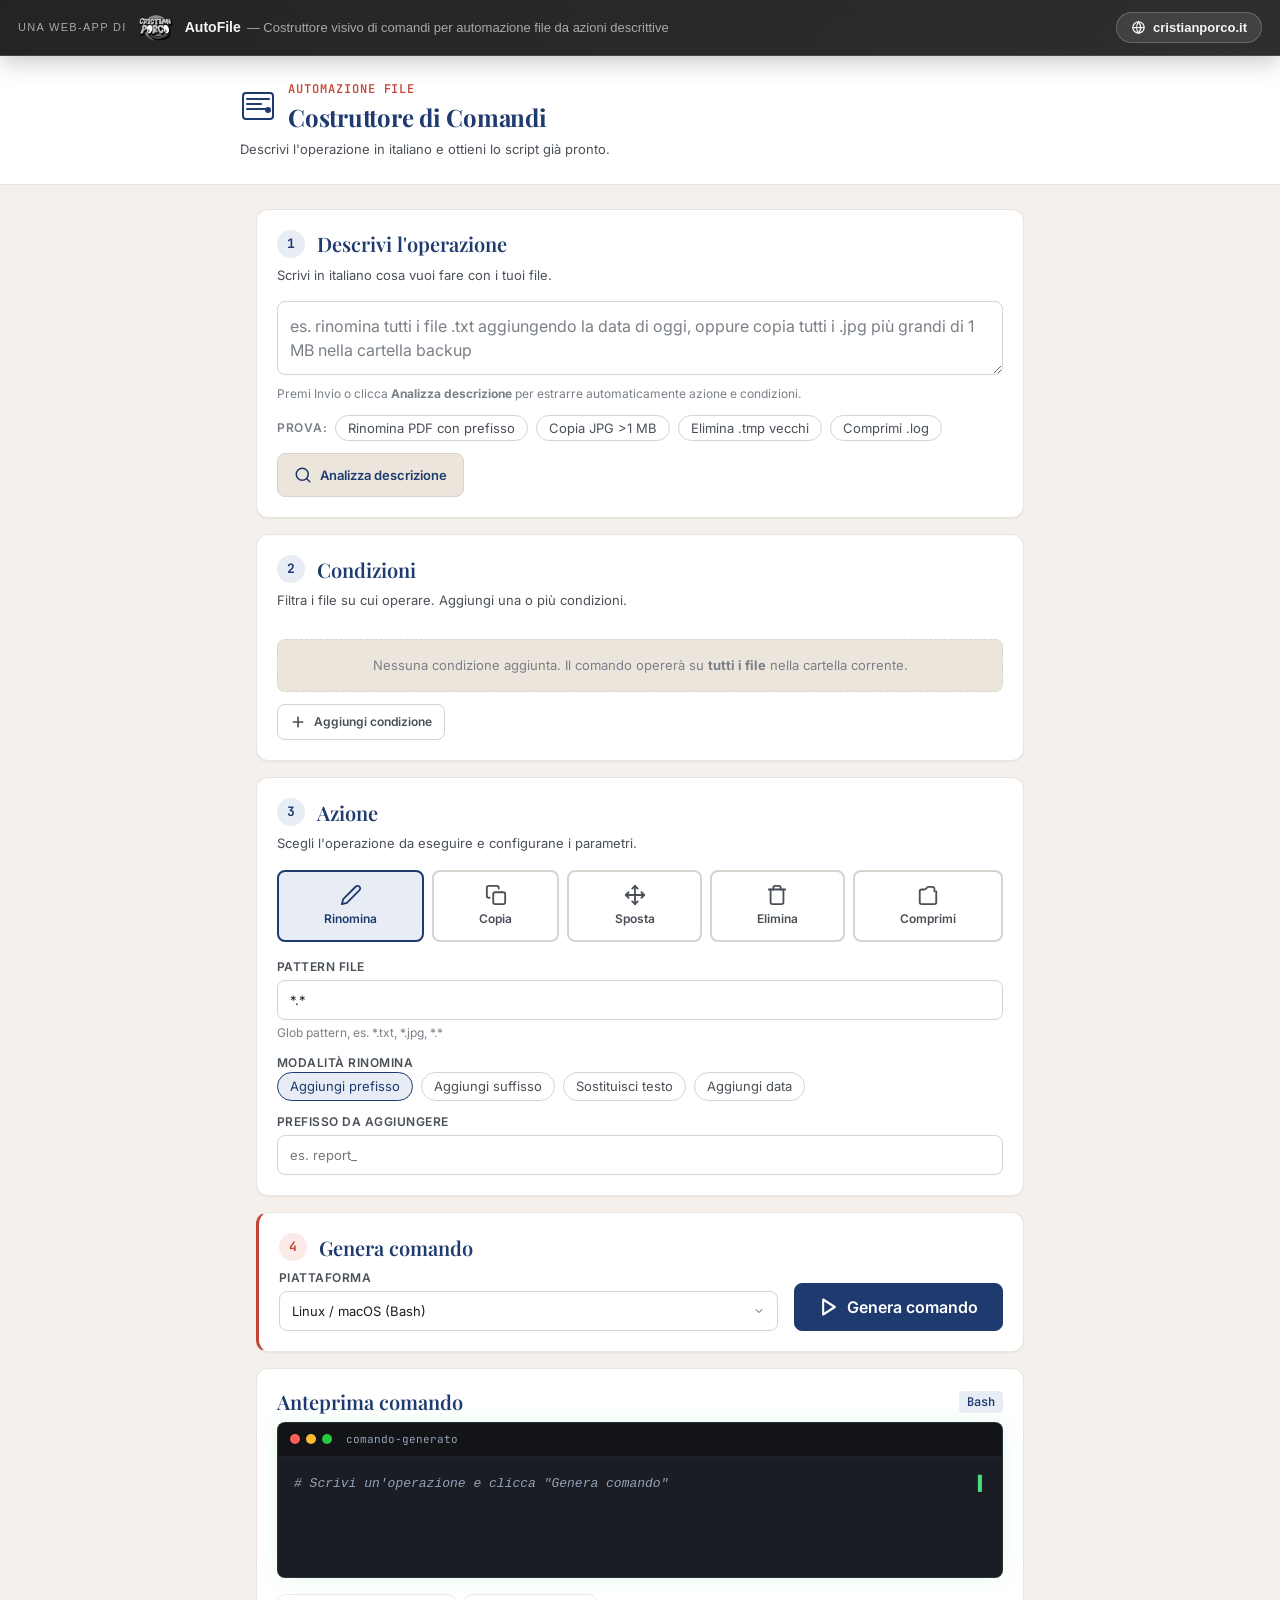
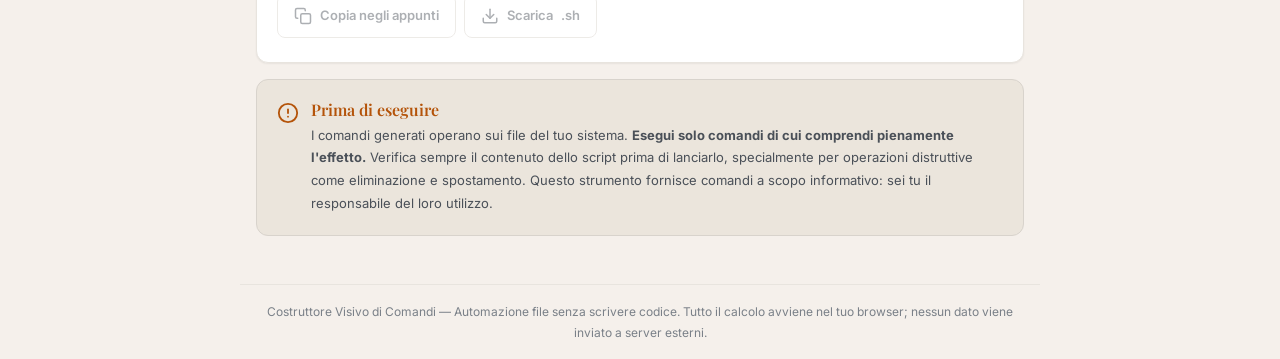
<file: index.html>
<!DOCTYPE html>
<html lang="it">
<head>
  <meta charset="UTF-8">
  <meta name="viewport" content="width=device-width, initial-scale=1.0">
  <title>Costruttore Visivo di Comandi — Automazione File da descrizioni in italiano</title>
  <meta name="description" content="Costruisci visivamente comandi per automatizzare operazioni su file — rinomina, copia, sposta, elimina, comprimi — partendo da descrizioni in italiano. Genera script .bat, .ps1, .sh da eseguire.">
  <meta property="og:title" content="Costruttore Visivo di Comandi — Automazione File">
  <meta property="og:description" content="Scrivi cosa vuoi fare in italiano e ottieni il comando già pronto. Rinomina, copia, sposta, elimina, comprimi file con condizioni visive. Nessuna API esterna.">
  <meta property="og:type" content="website">
  <link rel="preconnect" href="https://fonts.googleapis.com">
  <link rel="preconnect" href="https://fonts.gstatic.com" crossorigin>
  <link href="https://fonts.googleapis.com/css2?family=Playfair+Display:ital,wght@0,500;0,700;1,500&family=Inter:opsz,wght@14..32,400;14..32,500;14..32,600;14..32,700&family=JetBrains+Mono:wght@400;500;700&display=swap" rel="stylesheet">
  <link rel="stylesheet" href="styles.css">
  <base href="./">
  <script type="application/ld+json">
  {
    "@context": "https://schema.org",
    "@type": "WebApplication",
    "name": "Costruttore Visivo di Comandi",
    "description": "Strumento per costruire visivamente comandi di automazione file da descrizioni in italiano.",
    "applicationCategory": "UtilityApplication",
    "operatingSystem": "Windows, Linux, macOS",
    "inLanguage": "it"
  }
  </script>
</head>
<body>
<style>
  /* Reserve space for the fixed bar so the app's content starts below it. */
  body { padding-top: 56px !important; }
  .cp-brandbar {
    /* Fixed to the VIEWPORT so it spans edge-to-edge and stays on top no matter
       how the host app lays out its body (flex/grid-centered, containers, etc.). */
    position: fixed;
    top: 0;
    left: 0;
    right: 0;
    height: 56px;
    box-sizing: border-box;
    z-index: 2147483000;
    display: flex;
    align-items: center;
    justify-content: space-between;
    gap: 12px;
    padding: 0 18px;
    font-family: -apple-system, BlinkMacSystemFont, "SF Pro Display", "Segoe UI", Roboto, sans-serif;
    line-height: 1.2;
    color: rgba(255, 255, 255, 0.95);
    background: linear-gradient(135deg, rgba(17, 17, 19, 0.92) 0%, rgba(28, 28, 30, 0.92) 100%);
    -webkit-backdrop-filter: blur(14px) saturate(160%);
    backdrop-filter: blur(14px) saturate(160%);
    border-bottom: 1px solid rgba(255, 255, 255, 0.14);
    box-shadow: 0 6px 24px rgba(0, 0, 0, 0.22);
  }
  .cp-brandbar * { box-sizing: border-box; }
  .cp-brandbar .cp-left { display: flex; align-items: center; gap: 12px; min-width: 0; }
  .cp-brandbar .cp-eyebrow {
    font-size: 11px;
    letter-spacing: 0.12em;
    text-transform: uppercase;
    color: rgba(255, 255, 255, 0.6);
    white-space: nowrap;
    margin: 0;
  }
  .cp-brandbar .cp-logo { height: 34px; width: auto; display: block; }
  .cp-brandbar .cp-app-label {
    display: inline-flex;
    align-items: baseline;
    gap: 6px;
    min-width: 0;
    white-space: nowrap;
    overflow: hidden;
    text-overflow: ellipsis;
    max-width: 38vw;
  }
  .cp-brandbar .cp-app-nick {
    font-size: 14px;
    font-weight: 700;
    color: rgba(255, 255, 255, 0.95);
    white-space: nowrap;
    flex: none;
  }
  .cp-brandbar .cp-app-title {
    font-size: 13px;
    font-weight: 500;
    color: rgba(255, 255, 255, 0.6);
    white-space: nowrap;
    overflow: hidden;
    text-overflow: ellipsis;
  }
  .cp-brandbar .cp-site {
    display: inline-flex;
    align-items: center;
    gap: 7px;
    text-decoration: none;
    color: rgba(255, 255, 255, 0.95);
    font-size: 13px;
    font-weight: 600;
    padding: 7px 14px;
    border-radius: 50px;
    background: rgba(255, 255, 255, 0.1);
    border: 1px solid rgba(255, 255, 255, 0.2);
    transition: background 0.2s ease, border-color 0.2s ease;
    white-space: nowrap;
  }
  .cp-brandbar .cp-site:hover { background: rgba(255, 255, 255, 0.16); border-color: rgba(255, 255, 255, 0.4); }
  .cp-brandbar .cp-site svg { width: 15px; height: 15px; }
  @media (max-width: 560px) {
    .cp-brandbar .cp-eyebrow, .cp-brandbar .cp-app-title { display: none; }
    .cp-brandbar .cp-logo { height: 30px; }
    .cp-brandbar { padding: 0 12px; }
  }
</style>
<header class="cp-brandbar" role="banner">
  <div class="cp-left">
    <span class="cp-eyebrow">Una web-app di</span>
    <img class="cp-logo" src="[data-uri]" alt="Cristian Porco" />
    <span class="cp-app-label"><span class="cp-app-nick">AutoFile</span><span class="cp-app-title">— Costruttore visivo di comandi per automazione file da azioni descrittive</span></span>
  </div>
  <a class="cp-site" href="https://cristianporco.it" target="_blank" rel="noopener noreferrer"
     aria-label="Vai a cristianporco.it"><svg viewBox="0 0 24 24" fill="none" stroke="currentColor" stroke-width="2" stroke-linecap="round" stroke-linejoin="round" aria-hidden="true"><circle cx="12" cy="12" r="9"></circle><path d="M3 12h18"></path><path d="M12 3a15 15 0 0 1 0 18 15 15 0 0 1 0-18z"></path></svg><span>cristianporco.it</span></a>
</header>

  <a href="#main-content" class="skip-link">Salta al contenuto principale</a>

  <header class="site-header" role="banner">
    <div class="header-inner">
      <div class="logo-area">
        <svg class="logo-icon" width="36" height="36" viewBox="0 0 36 36" fill="none" aria-hidden="true" stroke="currentColor" stroke-width="2" stroke-linecap="round" stroke-linejoin="round">
          <rect x="3" y="5" width="30" height="26" rx="3"/>
          <path d="M7 11h22"/>
          <path d="M7 16h14"/>
          <path d="M7 21h18"/>
          <circle cx="28" cy="22" r="3" fill="currentColor" stroke="none"/>
        </svg>
        <div>
          <p class="logo-eyebrow">Automazione File</p>
          <h1 class="logo-title">Costruttore di Comandi</h1>
        </div>
      </div>
      <p class="header-tagline">Descrivi l'operazione in italiano e ottieni lo script già pronto.</p>
    </div>
  </header>

  <main id="main-content" role="main">
    <!-- Sezione 1: Descrizione -->
    <section class="card" aria-labelledby="sec-desc-title">
      <div class="card-header">
        <span class="step-badge" aria-hidden="true">1</span>
        <h2 id="sec-desc-title" class="card-title">Descrivi l'operazione</h2>
      </div>
      <p class="card-subtitle">Scrivi in italiano cosa vuoi fare con i tuoi file.</p>
      <div class="desc-input-wrap">
        <label for="desc-input" class="sr-only">Descrizione dell'operazione desiderata</label>
        <textarea id="desc-input" class="desc-textarea" rows="2" placeholder="es. rinomina tutti i file .txt aggiungendo la data di oggi, oppure copia tutti i .jpg più grandi di 1 MB nella cartella backup" aria-describedby="desc-hint"></textarea>
        <div id="desc-hint" class="hint-text">Premi Invio o clicca <strong>Analizza descrizione</strong> per estrarre automaticamente azione e condizioni.</div>
      </div>
      <div class="chip-row" role="group" aria-label="Esempi rapidi">
        <span class="chip-label">Prova:</span>
        <button type="button" class="chip" data-example="rinomina tutti i file .pdf aggiungendo report_ all'inizio">Rinomina PDF con prefisso</button>
        <button type="button" class="chip" data-example="copia tutti i file .jpg più grandi di 1 MB nella cartella backup">Copia JPG &gt;1 MB</button>
        <button type="button" class="chip" data-example="elimina tutti i file .tmp modificati più di 7 giorni fa">Elimina .tmp vecchi</button>
        <button type="button" class="chip" data-example="comprimi tutti i file .log in archivio.zip">Comprimi .log</button>
      </div>
      <button type="button" id="btn-analyze" class="btn btn-secondary">
        <svg width="18" height="18" viewBox="0 0 24 24" fill="none" stroke="currentColor" stroke-width="2" stroke-linecap="round" stroke-linejoin="round" aria-hidden="true"><circle cx="11" cy="11" r="8"/><path d="m21 21-4.3-4.3"/></svg>
        Analizza descrizione
      </button>
    </section>

    <!-- Sezione 2: Condizioni -->
    <section class="card" aria-labelledby="sec-cond-title">
      <div class="card-header">
        <span class="step-badge" aria-hidden="true">2</span>
        <h2 id="sec-cond-title" class="card-title">Condizioni</h2>
      </div>
      <p class="card-subtitle">Filtra i file su cui operare. Aggiungi una o più condizioni.</p>
      <div id="conditions-container" class="conditions-list" role="list" aria-label="Elenco condizioni">
        <!-- Dynamic condition cards -->
      </div>
      <div class="cond-empty" id="cond-empty">
        <p>Nessuna condizione aggiunta. Il comando opererà su <strong>tutti i file</strong> nella cartella corrente.</p>
      </div>
      <button type="button" id="btn-add-condition" class="btn btn-outline btn-sm">
        <svg width="16" height="16" viewBox="0 0 24 24" fill="none" stroke="currentColor" stroke-width="2.5" stroke-linecap="round" stroke-linejoin="round" aria-hidden="true"><line x1="12" y1="5" x2="12" y2="19"/><line x1="5" y1="12" x2="19" y2="12"/></svg>
        Aggiungi condizione
      </button>
    </section>

    <!-- Sezione 3: Azione -->
    <section class="card" aria-labelledby="sec-action-title">
      <div class="card-header">
        <span class="step-badge" aria-hidden="true">3</span>
        <h2 id="sec-action-title" class="card-title">Azione</h2>
      </div>
      <p class="card-subtitle">Scegli l'operazione da eseguire e configurane i parametri.</p>
      <fieldset class="action-radio-group">
        <legend class="sr-only">Tipo di azione</legend>
        <div class="action-options">
          <label class="action-option" id="lbl-rename">
            <input type="radio" name="action" value="rename" checked>
            <span class="action-option-content">
              <svg width="22" height="22" viewBox="0 0 24 24" fill="none" stroke="currentColor" stroke-width="2" stroke-linecap="round" stroke-linejoin="round" aria-hidden="true"><path d="M17 3a2.85 2.83 0 1 1 4 4L7.5 20.5 2 22l1.5-5.5Z"/></svg>
              <span>Rinomina</span>
            </span>
          </label>
          <label class="action-option" id="lbl-copy">
            <input type="radio" name="action" value="copy">
            <span class="action-option-content">
              <svg width="22" height="22" viewBox="0 0 24 24" fill="none" stroke="currentColor" stroke-width="2" stroke-linecap="round" stroke-linejoin="round" aria-hidden="true"><rect x="9" y="9" width="13" height="13" rx="2" ry="2"/><path d="M5 15H4a2 2 0 0 1-2-2V4a2 2 0 0 1 2-2h9a2 2 0 0 1 2 2v1"/></svg>
              <span>Copia</span>
            </span>
          </label>
          <label class="action-option" id="lbl-move">
            <input type="radio" name="action" value="move">
            <span class="action-option-content">
              <svg width="22" height="22" viewBox="0 0 24 24" fill="none" stroke="currentColor" stroke-width="2" stroke-linecap="round" stroke-linejoin="round" aria-hidden="true"><polyline points="5 9 2 12 5 15"/><polyline points="9 5 12 2 15 5"/><polyline points="15 19 12 22 9 19"/><polyline points="19 9 22 12 19 15"/><line x1="2" y1="12" x2="22" y2="12"/><line x1="12" y1="2" x2="12" y2="22"/></svg>
              <span>Sposta</span>
            </span>
          </label>
          <label class="action-option action-danger" id="lbl-delete">
            <input type="radio" name="action" value="delete">
            <span class="action-option-content">
              <svg width="22" height="22" viewBox="0 0 24 24" fill="none" stroke="currentColor" stroke-width="2" stroke-linecap="round" stroke-linejoin="round" aria-hidden="true"><polyline points="3 6 5 6 21 6"/><path d="M19 6v14a2 2 0 0 1-2 2H7a2 2 0 0 1-2-2V6m3 0V4a2 2 0 0 1 2-2h4a2 2 0 0 1 2 2v2"/></svg>
              <span>Elimina</span>
            </span>
          </label>
          <label class="action-option" id="lbl-compress">
            <input type="radio" name="action" value="compress">
            <span class="action-option-content">
              <svg width="22" height="22" viewBox="0 0 24 24" fill="none" stroke="currentColor" stroke-width="2" stroke-linecap="round" stroke-linejoin="round" aria-hidden="true"><path d="M21 8v12a2 2 0 0 1-2 2H5a2 2 0 0 1-2-2V8a2 2 0 0 1 2-2h3.17a2 2 0 0 0 1.42-.59L11.3 3.7a2 2 0 0 1 1.41-.59h4.17A2 2 0 0 1 19 5.17V8"/></svg>
              <span>Comprimi</span>
            </span>
          </label>
        </div>
      </fieldset>
      <!-- Action parameters (dynamic) -->
      <div id="action-params" class="action-params">
        <!-- Default: rename params -->
        <div id="params-rename" class="params-panel">
          <div class="param-row">
            <label for="rename-pattern" class="param-label">Pattern file</label>
            <input type="text" id="rename-pattern" class="param-input" value="*.*" placeholder="*.txt">
            <span class="param-hint">Glob pattern, es. *.txt, *.jpg, *.*</span>
          </div>
          <fieldset class="rename-strategy">
            <legend class="param-label">Modalità rinomina</legend>
            <div class="strategy-options">
              <label class="strategy-opt">
                <input type="radio" name="rename-strategy" value="prefix" checked>
                <span>Aggiungi prefisso</span>
              </label>
              <label class="strategy-opt">
                <input type="radio" name="rename-strategy" value="suffix">
                <span>Aggiungi suffisso</span>
              </label>
              <label class="strategy-opt">
                <input type="radio" name="rename-strategy" value="replace">
                <span>Sostituisci testo</span>
              </label>
              <label class="strategy-opt">
                <input type="radio" name="rename-strategy" value="date">
                <span>Aggiungi data</span>
              </label>
            </div>
          </fieldset>
          <div class="param-row" id="rename-prefix-row">
            <label for="rename-value" class="param-label">Prefisso da aggiungere</label>
            <input type="text" id="rename-value" class="param-input" placeholder="es. report_">
          </div>
          <div class="param-row hidden" id="rename-replace-rows">
            <label for="rename-search" class="param-label">Testo da cercare</label>
            <input type="text" id="rename-search" class="param-input" placeholder="es. vecchio_nome">
            <label for="rename-replace" class="param-label">Sostituisci con</label>
            <input type="text" id="rename-replace" class="param-input" placeholder="es. nuovo_nome">
          </div>
        </div>
        <!-- Copy params -->
        <div id="params-copy" class="params-panel hidden">
          <div class="param-row">
            <label for="copy-pattern" class="param-label">Pattern file</label>
            <input type="text" id="copy-pattern" class="param-input" value="*.*" placeholder="*.txt">
          </div>
          <div class="param-row">
            <label for="copy-dest" class="param-label">Cartella destinazione</label>
            <input type="text" id="copy-dest" class="param-input" placeholder="es. backup/">
            <span class="param-hint">Relativa o assoluta. Verrà creata se non esiste.</span>
          </div>
        </div>
        <!-- Move params -->
        <div id="params-move" class="params-panel hidden">
          <div class="param-row">
            <label for="move-pattern" class="param-label">Pattern file</label>
            <input type="text" id="move-pattern" class="param-input" value="*.*" placeholder="*.txt">
          </div>
          <div class="param-row">
            <label for="move-dest" class="param-label">Cartella destinazione</label>
            <input type="text" id="move-dest" class="param-input" placeholder="es. archivio/">
          </div>
        </div>
        <!-- Delete params -->
        <div id="params-delete" class="params-panel hidden">
          <div class="param-row">
            <label for="delete-pattern" class="param-label">Pattern file</label>
            <input type="text" id="delete-pattern" class="param-input" value="*.*" placeholder="*.tmp">
          </div>
          <div class="delete-warning" role="alert">
            <svg width="20" height="20" viewBox="0 0 24 24" fill="none" stroke="currentColor" stroke-width="2" stroke-linecap="round" stroke-linejoin="round" aria-hidden="true"><path d="M10.29 3.86 1.82 18a2 2 0 0 0 1.71 3h16.94a2 2 0 0 0 1.71-3L13.71 3.86a2 2 0 0 0-3.42 0z"/><line x1="12" y1="9" x2="12" y2="13"/><line x1="12" y1="17" x2="12.01" y2="17"/></svg>
            <span><strong>Attenzione:</strong> l'eliminazione è irreversibile. Verifica sempre il comando prima di eseguirlo.</span>
          </div>
        </div>
        <!-- Compress params -->
        <div id="params-compress" class="params-panel hidden">
          <div class="param-row">
            <label for="compress-pattern" class="param-label">Pattern file</label>
            <input type="text" id="compress-pattern" class="param-input" value="*.*" placeholder="*.log">
          </div>
          <div class="param-row">
            <label for="compress-archive" class="param-label">Nome archivio</label>
            <input type="text" id="compress-archive" class="param-input" placeholder="es. archivio.zip">
            <span class="param-hint">Estensione .zip consigliata per compatibilità</span>
          </div>
        </div>
      </div>
    </section>

    <!-- Sezione 4: Genera -->
    <section class="card card-accent" aria-labelledby="sec-gen-title">
      <div class="card-header">
        <span class="step-badge step-badge-accent" aria-hidden="true">4</span>
        <h2 id="sec-gen-title" class="card-title">Genera comando</h2>
      </div>
      <div class="generate-bar">
        <div class="platform-select">
          <label for="platform-select" class="param-label">Piattaforma</label>
          <select id="platform-select" class="param-input select-input">
            <option value="bash">Linux / macOS (Bash)</option>
            <option value="cmd">Windows (CMD)</option>
            <option value="ps">Windows (PowerShell)</option>
          </select>
        </div>
        <button type="button" id="btn-generate" class="btn btn-primary btn-lg">
          <svg width="20" height="20" viewBox="0 0 24 24" fill="none" stroke="currentColor" stroke-width="2.5" stroke-linecap="round" stroke-linejoin="round" aria-hidden="true"><polygon points="5 3 19 12 5 21 5 3"/></svg>
          Genera comando
        </button>
      </div>
    </section>

    <!-- Sezione 5: Anteprima -->
    <section class="card preview-card" aria-labelledby="sec-preview-title" id="preview-section">
      <div class="card-header">
        <h2 id="sec-preview-title" class="card-title">Anteprima comando</h2>
        <span class="platform-badge" id="platform-badge">Bash</span>
      </div>
      <div class="terminal" id="terminal" role="region" aria-label="Anteprima del comando generato" aria-live="polite">
        <div class="terminal-header" aria-hidden="true">
          <span class="terminal-dot dot-red"></span>
          <span class="terminal-dot dot-yellow"></span>
          <span class="terminal-dot dot-green"></span>
          <span class="terminal-title">comando-generato</span>
        </div>
        <div class="terminal-body">
          <pre class="terminal-code" id="terminal-code"><code><span class="token-comment"># Scrivi un'operazione e clicca "Genera comando"</span></code></pre>
          <span class="terminal-cursor" aria-hidden="true">▌</span>
        </div>
      </div>
      <div class="preview-actions">
        <button type="button" id="btn-copy" class="btn btn-outline" disabled>
          <svg width="18" height="18" viewBox="0 0 24 24" fill="none" stroke="currentColor" stroke-width="2" stroke-linecap="round" stroke-linejoin="round" aria-hidden="true"><rect x="9" y="9" width="13" height="13" rx="2" ry="2"/><path d="M5 15H4a2 2 0 0 1-2-2V4a2 2 0 0 1 2-2h9a2 2 0 0 1 2 2v1"/></svg>
          Copia negli appunti
        </button>
        <button type="button" id="btn-download" class="btn btn-outline" disabled>
          <svg width="18" height="18" viewBox="0 0 24 24" fill="none" stroke="currentColor" stroke-width="2" stroke-linecap="round" stroke-linejoin="round" aria-hidden="true"><path d="M21 15v4a2 2 0 0 1-2 2H5a2 2 0 0 1-2-2v-4"/><polyline points="7 10 12 15 17 10"/><line x1="12" y1="15" x2="12" y2="3"/></svg>
          Scarica <span id="download-ext">.sh</span>
        </button>
      </div>
      <div id="copy-toast" class="toast" role="status" aria-live="polite">Comando copiato negli appunti</div>
    </section>

    <!-- Disclaimer -->
    <aside class="disclaimer" role="complementary" aria-labelledby="disclaimer-title">
      <div class="disclaimer-inner">
        <svg width="22" height="22" viewBox="0 0 24 24" fill="none" stroke="currentColor" stroke-width="2" stroke-linecap="round" stroke-linejoin="round" aria-hidden="true"><circle cx="12" cy="12" r="10"/><line x1="12" y1="8" x2="12" y2="12"/><line x1="12" y1="16" x2="12.01" y2="16"/></svg>
        <div>
          <h2 id="disclaimer-title" class="disclaimer-title">Prima di eseguire</h2>
          <p>I comandi generati operano sui file del tuo sistema. <strong>Esegui solo comandi di cui comprendi pienamente l'effetto.</strong> Verifica sempre il contenuto dello script prima di lanciarlo, specialmente per operazioni distruttive come eliminazione e spostamento. Questo strumento fornisce comandi a scopo informativo: sei tu il responsabile del loro utilizzo.</p>
        </div>
      </div>
    </aside>
  </main>

  <footer class="site-footer" role="contentinfo">
    <p>Costruttore Visivo di Comandi &mdash; Automazione file senza scrivere codice. Tutto il calcolo avviene nel tuo browser; nessun dato viene inviato a server esterni.</p>
  </footer>

  <script src="app.js"></script>
</body>
</html>
</file>
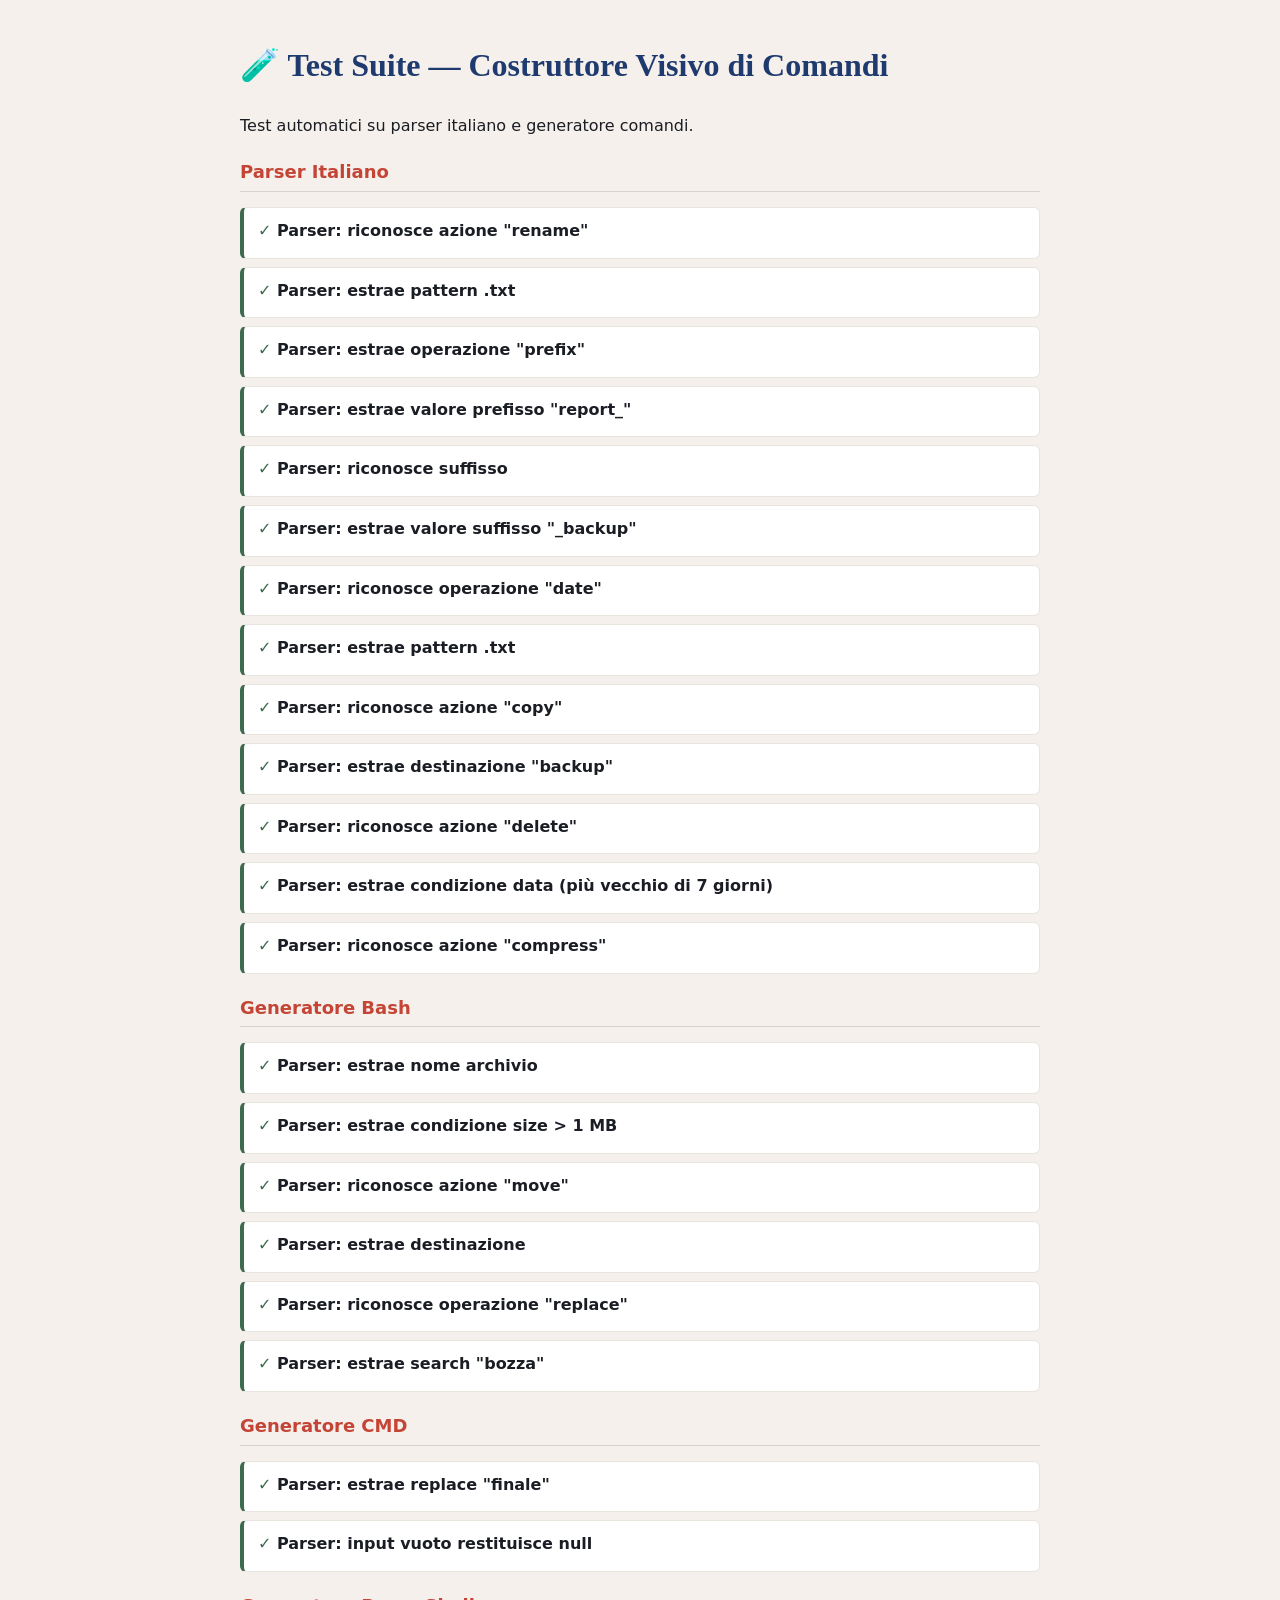
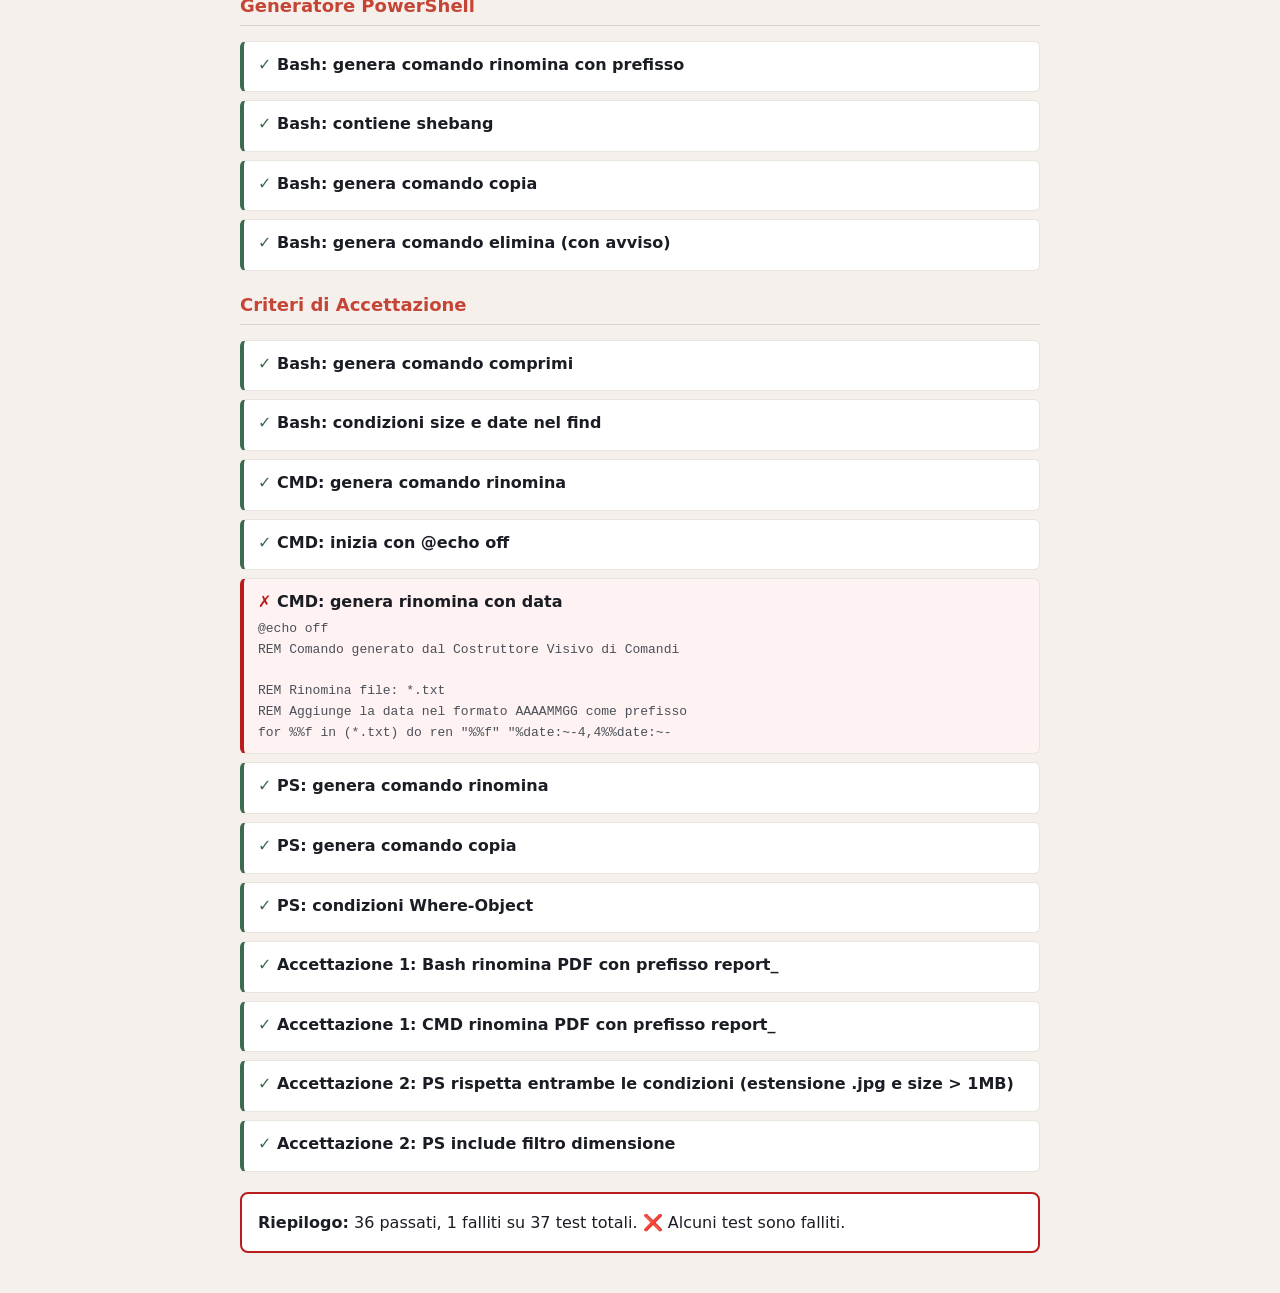
<file: test.html>
<!DOCTYPE html>
<html lang="it">
<head>
  <meta charset="UTF-8">
  <meta name="viewport" content="width=device-width, initial-scale=1.0">
  <title>Test Suite — Costruttore Visivo di Comandi</title>
  <style>
    body {
      font-family: system-ui, sans-serif;
      max-width: 800px;
      margin: 40px auto;
      padding: 0 20px;
      background: #F5F0EB;
      color: #1A1D23;
      line-height: 1.6;
    }
    h1 { color: #1E3A6E; font-family: Georgia, serif; }
    .test-group { margin: 20px 0; }
    .test-group h2 { font-size: 18px; color: #C44536; border-bottom: 1px solid #D8D3CC; padding-bottom: 4px; }
    .test-case { margin: 8px 0; padding: 10px 14px; border-radius: 6px; background: #fff; border: 1px solid #E8E4DE; }
    .test-case.pass { border-left: 4px solid #3D6B4F; }
    .test-case.fail { border-left: 4px solid #B91C1C; background: #FEF2F2; }
    .test-name { font-weight: 600; margin-bottom: 4px; }
    .test-detail { font-size: 13px; color: #4A5058; font-family: monospace; white-space: pre-wrap; }
    .test-result { font-weight: 700; }
    .pass .test-result { color: #3D6B4F; }
    .fail .test-result { color: #B91C1C; }
    .summary { margin-top: 20px; padding: 16px; background: #fff; border-radius: 8px; border: 2px solid #1E3A6E; }
    .summary.pass-all { border-color: #3D6B4F; }
    .summary.has-fail { border-color: #B91C1C; }
  </style>
</head>
<body>
  <h1>🧪 Test Suite — Costruttore Visivo di Comandi</h1>
  <p>Test automatici su parser italiano e generatore comandi.</p>
  <div id="results"></div>

  <script src="app.js"></script>
  <script>
    const results = [];
    let passed = 0;
    let failed = 0;

    function assert(description, condition, detail) {
      const ok = !!condition;
      if (ok) passed++; else failed++;
      results.push({ description, ok, detail: detail || '' });
    }

    // ── Test Parser ──
    function testParser() {
      // Test 1: Rinomina con prefisso
      let p = ItalianParser.parse('rinomina tutti i file .txt aggiungendo report_ all\'inizio');
      assert('Parser: riconosce azione "rename"', p && p.action === 'rename', JSON.stringify(p));
      assert('Parser: estrae pattern .txt', p && p.filePattern === '*.txt', p && p.filePattern);
      assert('Parser: estrae operazione "prefix"', p && p.renameOp === 'prefix', p && p.renameOp);
      assert('Parser: estrae valore prefisso "report_"', p && p.renameValue === 'report_', p && p.renameValue);

      // Test 2: Rinomina con suffisso
      p = ItalianParser.parse('rinomina tutti i file .jpg aggiungendo _backup alla fine');
      assert('Parser: riconosce suffisso', p && p.renameOp === 'suffix', p && p.renameOp);
      assert('Parser: estrae valore suffisso "_backup"', p && p.renameValue === '_backup', p && p.renameValue);

      // Test 3: Rinomina con data
      p = ItalianParser.parse('rinomina tutti i file .txt aggiungendo la data di oggi');
      assert('Parser: riconosce operazione "date"', p && p.renameOp === 'date', p && p.renameOp);
      assert('Parser: estrae pattern .txt', p && p.filePattern === '*.txt', p && p.filePattern);

      // Test 4: Copia
      p = ItalianParser.parse('copia tutti i file .pdf nella cartella backup');
      assert('Parser: riconosce azione "copy"', p && p.action === 'copy', JSON.stringify(p));
      assert('Parser: estrae destinazione "backup"', p && p.destination === 'backup', p && p.destination);

      // Test 5: Elimina
      p = ItalianParser.parse('elimina tutti i file .tmp modificati più di 7 giorni fa');
      assert('Parser: riconosce azione "delete"', p && p.action === 'delete', p && p.action);
      assert('Parser: estrae condizione data (più vecchio di 7 giorni)', p && p.conditions.some(c => c.type === 'date' && c.operator === 'older' && c.value === 7), JSON.stringify(p.conditions));

      // Test 6: Comprimi
      p = ItalianParser.parse('comprimi tutti i file .log in archivio.zip');
      assert('Parser: riconosce azione "compress"', p && p.action === 'compress', p && p.action);
      assert('Parser: estrae nome archivio', p && p.archiveName === 'archivio.zip', p && p.archiveName);

      // Test 7: Condizione dimensione
      p = ItalianParser.parse('copia tutti i file .jpg più grandi di 1 MB nella cartella backup');
      assert('Parser: estrae condizione size > 1 MB', p && p.conditions.some(c => c.type === 'size' && c.operator === 'gt' && c.value === 1 && c.unit === 'MB'), JSON.stringify(p.conditions));

      // Test 8: Sposta
      p = ItalianParser.parse('sposta tutti i file .docx nella cartella documenti');
      assert('Parser: riconosce azione "move"', p && p.action === 'move', p && p.action);
      assert('Parser: estrae destinazione', p && p.destination === 'documenti', p && p.destination);

      // Test 9: Rinomina con replace
      p = ItalianParser.parse('rinomina tutti i file sostituisci bozza con finale');
      assert('Parser: riconosce operazione "replace"', p && p.renameOp === 'replace', p && p.renameOp);
      assert('Parser: estrae search "bozza"', p && p.renameSearch === 'bozza', p && p.renameSearch);
      assert('Parser: estrae replace "finale"', p && p.renameReplace === 'finale', p && p.renameReplace);

      // Test 10: Input vuoto
      p = ItalianParser.parse('');
      assert('Parser: input vuoto restituisce null', p === null, JSON.stringify(p));
    }

    // ── Test Generatore Bash ──
    function testBashGenerator() {
      let cmd = CommandGenerator.generate('bash', 'rename', '*.txt', [], {
        renameOp: 'prefix', renameValue: 'report_'
      });
      assert('Bash: genera comando rinomina con prefisso', cmd.includes('report_') && cmd.includes('*.txt'), cmd.substring(0, 200));
      assert('Bash: contiene shebang', cmd.startsWith('#!/bin/bash'), cmd.substring(0, 50));

      cmd = CommandGenerator.generate('bash', 'copy', '*.jpg', [], {
        destination: 'backup'
      });
      assert('Bash: genera comando copia', cmd.includes('cp') && cmd.includes('backup'), cmd.substring(0, 200));

      cmd = CommandGenerator.generate('bash', 'delete', '*.tmp', [], {});
      assert('Bash: genera comando elimina (con avviso)', cmd.includes('ATTENZIONE') || cmd.includes('# Per eliminare'), cmd.substring(0, 200));

      cmd = CommandGenerator.generate('bash', 'compress', '*.log', [], {
        archiveName: 'logs.zip'
      });
      assert('Bash: genera comando comprimi', cmd.includes('zip') && cmd.includes('logs.zip'), cmd.substring(0, 200));

      // Test con condizioni
      const conditions = [
        { type: 'size', operator: 'gt', value: 1, unit: 'MB' },
        { type: 'date', operator: 'older', value: 7, unit: 'giorni' }
      ];
      cmd = CommandGenerator.generate('bash', 'delete', '*.tmp', conditions, {});
      assert('Bash: condizioni size e date nel find', cmd.includes('-size') || cmd.includes('-mtime'), cmd.substring(0, 300));
    }

    // ── Test Generatore CMD ──
    function testCmdGenerator() {
      let cmd = CommandGenerator.generate('cmd', 'rename', '*.pdf', [], {
        renameOp: 'prefix', renameValue: 'report_'
      });
      assert('CMD: genera comando rinomina', cmd.includes('ren') && cmd.includes('report_'), cmd.substring(0, 200));
      assert('CMD: inizia con @echo off', cmd.includes('@echo off'), cmd.substring(0, 50));

      cmd = CommandGenerator.generate('cmd', 'rename', '*.txt', [], {
        renameOp: 'date'
      });
      assert('CMD: genera rinomina con data', cmd.includes('%date%'), cmd.substring(0, 200));
    }

    // ── Test Generatore PowerShell ──
    function testPowerShellGenerator() {
      let cmd = CommandGenerator.generate('ps', 'rename', '*.txt', [], {
        renameOp: 'prefix', renameValue: 'report_'
      });
      assert('PS: genera comando rinomina', cmd.includes('Rename-Item') && cmd.includes('report_'), cmd.substring(0, 200));

      cmd = CommandGenerator.generate('ps', 'copy', '*.jpg', [], {
        destination: 'backup'
      });
      assert('PS: genera comando copia', cmd.includes('Copy-Item') && cmd.includes('backup'), cmd.substring(0, 200));

      const conditions = [
        { type: 'size', operator: 'gt', value: 1, unit: 'MB' },
        { type: 'name', operator: 'contains', value: 'foto' }
      ];
      cmd = CommandGenerator.generate('ps', 'move', '*.jpg', conditions, {
        destination: 'foto_grandi'
      });
      assert('PS: condizioni Where-Object', cmd.includes('Where-Object') && cmd.includes('Length') && cmd.includes('foto'), cmd.substring(0, 400));
    }

    // ── Test Accettazione ──
    function testAcceptance() {
      // Criterio 1: "rinomina tutti i file pdf aggiungendo report_ all inizio"
      let cmdBash = CommandGenerator.generate('bash', 'rename', '*.pdf', [], {
        renameOp: 'prefix', renameValue: 'report_'
      });
      let cmdCmd = CommandGenerator.generate('cmd', 'rename', '*.pdf', [], {
        renameOp: 'prefix', renameValue: 'report_'
      });
      assert('Accettazione 1: Bash rinomina PDF con prefisso report_', cmdBash.includes('report_') && cmdBash.includes('.pdf') || cmdBash.includes('*.pdf'), cmdBash.substring(0, 200));
      assert('Accettazione 1: CMD rinomina PDF con prefisso report_', cmdCmd.includes('report_') && cmdCmd.includes('.pdf') || cmdCmd.includes('*.pdf'), cmdCmd.substring(0, 200));

      // Criterio 2: "solo file con estensione .jpg e dimensione maggiore di 1 MB"
      const conds2 = [
        { type: 'ext', operator: 'is', value: '.jpg' },
        { type: 'size', operator: 'gt', value: 1, unit: 'MB' }
      ];
      let cmdPs = CommandGenerator.generate('ps', 'copy', '*.jpg', conds2, {
        destination: 'backup'
      });
      assert('Accettazione 2: PS rispetta entrambe le condizioni (estensione .jpg e size > 1MB)', cmdPs.includes('.jpg') || cmdPs.includes('*.jpg'), cmdPs.substring(0, 200));
      assert('Accettazione 2: PS include filtro dimensione', cmdPs.includes('Length') && cmdPs.includes('1048576'), cmdPs.substring(0, 400));
    }

    // ── Esegui tutti i test ──
    testParser();
    testBashGenerator();
    testCmdGenerator();
    testPowerShellGenerator();
    testAcceptance();

    // ── Render risultati ──
    const container = document.getElementById('results');
    let html = '';

    // Group by category
    const groups = [
      { name: 'Parser Italiano', tests: results.slice(0, 13) },
      { name: 'Generatore Bash', tests: results.slice(13, 19) },
      { name: 'Generatore CMD', tests: results.slice(19, 21) },
      { name: 'Generatore PowerShell', tests: results.slice(21, 25) },
      { name: 'Criteri di Accettazione', tests: results.slice(25) },
    ];

    groups.forEach(group => {
      html += `<div class="test-group"><h2>${group.name}</h2>`;
      group.tests.forEach(t => {
        const cls = t.ok ? 'pass' : 'fail';
        html += `<div class="test-case ${cls}">`;
        html += `<div class="test-name"><span class="test-result">${t.ok ? '✓' : '✗'}</span> ${t.description}</div>`;
        if (t.detail && !t.ok) {
          html += `<div class="test-detail">${t.detail}</div>`;
        }
        html += `</div>`;
      });
      html += `</div>`;
    });

    const allPass = failed === 0;
    html += `<div class="summary ${allPass ? 'pass-all' : 'has-fail'}">`;
    html += `<strong>Riepilogo:</strong> ${passed} passati, ${failed} falliti su ${results.length} test totali.`;
    html += ` ${allPass ? '✅ Tutti i test superati!' : '❌ Alcuni test sono falliti.'}`;
    html += `</div>`;

    container.innerHTML = html;
  </script>
</body>
</html>
</file>
<file: styles.css>
/* ============================================================
   Costruttore Visivo di Comandi — Design System
   Palette Olivetti-inspired: warm cream, deep blue, terracotta
   ============================================================ */

/* --- CSS Custom Properties / Tokens --- */
:root {
  /* Surface tokens */
  --color-bg: #F5F0EB;
  --color-surface: #FFFFFF;
  --color-surface-hover: #F9F7F4;
  --color-surface-accent: #EBE5DC;

  /* Primary (deep blue — blueprint ink) */
  --color-primary: #1E3A6E;
  --color-primary-light: #2A4F8C;
  --color-primary-ghost: #E8EDF5;

  /* Accent (terracotta — Olivetti red) */
  --color-accent: #C44536;
  --color-accent-light: #D46558;
  --color-accent-ghost: #FBEBE8;

  /* Success (olive green) */
  --color-success: #3D6B4F;
  --color-success-light: #4E8563;
  --color-success-ghost: #EDF5EF;

  /* Warning */
  --color-warning: #B45309;
  --color-warning-light: #D97706;
  --color-warning-ghost: #FFF7ED;

  /* Error / Danger */
  --color-error: #B91C1C;
  --color-error-light: #DC2626;
  --color-error-ghost: #FEF2F2;

  /* Text */
  --color-text: #1A1D23;
  --color-text-secondary: #4A5058;
  --color-text-muted: #7A8088;
  --color-text-inverse: #FFFFFF;

  /* Borders */
  --color-border: #D8D3CC;
  --color-border-light: #E8E4DE;
  --color-border-focus: #1E3A6E;

  /* Terminal (dark) */
  --color-terminal-bg: #1A1D23;
  --color-terminal-text: #E2E8F0;
  --color-terminal-green: #4ADE80;
  --color-terminal-yellow: #FACC15;
  --color-terminal-blue: #60A5FA;
  --color-terminal-red: #F87171;
  --color-terminal-cyan: #22D3EE;
  --color-terminal-muted: #94A3B8;

  /* Radius */
  --radius-sm: 4px;
  --radius-md: 8px;
  --radius-lg: 12px;
  --radius-xl: 16px;

  /* Spacing (4px grid) */
  --space-1: 4px;
  --space-2: 8px;
  --space-3: 12px;
  --space-4: 16px;
  --space-5: 20px;
  --space-6: 24px;
  --space-8: 32px;
  --space-10: 40px;
  --space-12: 48px;

  /* Typography */
  --font-display: 'Playfair Display', Georgia, 'Times New Roman', serif;
  --font-body: 'Inter', -apple-system, BlinkMacSystemFont, 'Segoe UI', system-ui, sans-serif;
  --font-mono: 'JetBrains Mono', 'SF Mono', 'Fira Code', 'Consolas', monospace;

  /* Type scale */
  --text-xs: 0.75rem;    /* 12px */
  --text-sm: 0.8125rem;  /* 13px */
  --text-base: 1rem;     /* 16px */
  --text-lg: 1.125rem;   /* 18px */
  --text-xl: 1.25rem;    /* 20px */
  --text-2xl: 1.5rem;    /* 24px */
  --text-3xl: 2rem;      /* 32px */

  --leading-tight: 1.25;
  --leading-normal: 1.5;
  --leading-relaxed: 1.75;

  /* Shadows */
  --shadow-sm: 0 1px 2px rgba(0,0,0,0.06);
  --shadow-md: 0 4px 12px rgba(0,0,0,0.08);
  --shadow-lg: 0 8px 24px rgba(0,0,0,0.12);
  --shadow-glow: 0 0 20px rgba(74, 222, 128, 0.15);

  /* Transitions */
  --transition-fast: 150ms ease;
  --transition-normal: 250ms ease;
  --transition-slow: 400ms ease;
}

/* --- Reset & Base --- */
*, *::before, *::after {
  box-sizing: border-box;
  margin: 0;
  padding: 0;
}

html {
  font-size: 16px;
  -webkit-text-size-adjust: 100%;
  scroll-behavior: smooth;
}

body {
  font-family: var(--font-body);
  font-size: var(--text-base);
  line-height: var(--leading-normal);
  color: var(--color-text);
  background: var(--color-bg);
  -webkit-font-smoothing: antialiased;
  -moz-osx-font-smoothing: grayscale;
}

/* --- Reduced Motion --- */
@media (prefers-reduced-motion: reduce) {
  *, *::before, *::after {
    animation-duration: 0.01ms !important;
    animation-iteration-count: 1 !important;
    transition-duration: 0.01ms !important;
  }
  html { scroll-behavior: auto; }
}

/* --- Skip Link --- */
.skip-link {
  position: absolute;
  top: -100%;
  left: var(--space-4);
  background: var(--color-primary);
  color: var(--color-text-inverse);
  padding: var(--space-2) var(--space-4);
  border-radius: var(--radius-sm);
  z-index: 1000;
  font-weight: 600;
  text-decoration: none;
  transition: top var(--transition-fast);
}
.skip-link:focus {
  top: var(--space-4);
}

/* --- Focus Ring --- */
:focus-visible {
  outline: 2px solid var(--color-border-focus);
  outline-offset: 2px;
}
:focus:not(:focus-visible) {
  outline: none;
}

/* --- Header --- */
.site-header {
  background: var(--color-surface);
  border-bottom: 1px solid var(--color-border-light);
  padding: var(--space-6) var(--space-4);
}
.header-inner {
  max-width: 800px;
  margin: 0 auto;
}
.logo-area {
  display: flex;
  align-items: center;
  gap: var(--space-3);
  margin-bottom: var(--space-2);
}
.logo-icon {
  color: var(--color-primary);
  flex-shrink: 0;
}
.logo-eyebrow {
  font-family: var(--font-mono);
  font-size: var(--text-xs);
  text-transform: uppercase;
  letter-spacing: 0.08em;
  color: var(--color-accent);
  font-weight: 600;
  margin-bottom: var(--space-1);
}
.logo-title {
  font-family: var(--font-display);
  font-size: var(--text-2xl);
  font-weight: 700;
  color: var(--color-primary);
  line-height: var(--leading-tight);
  letter-spacing: -0.01em;
}
.header-tagline {
  color: var(--color-text-secondary);
  font-size: var(--text-sm);
  line-height: var(--leading-normal);
}

/* --- Main Layout --- */
main {
  max-width: 800px;
  margin: 0 auto;
  padding: var(--space-6) var(--space-4) var(--space-12);
  display: flex;
  flex-direction: column;
  gap: var(--space-4);
}

/* --- Cards --- */
.card {
  background: var(--color-surface);
  border: 1px solid var(--color-border-light);
  border-radius: var(--radius-lg);
  padding: var(--space-5);
  box-shadow: var(--shadow-sm);
}
.card-accent {
  border-left: 3px solid var(--color-accent);
}
.card-header {
  display: flex;
  align-items: center;
  gap: var(--space-3);
  margin-bottom: var(--space-2);
}
.card-title {
  font-family: var(--font-display);
  font-size: var(--text-xl);
  font-weight: 600;
  color: var(--color-primary);
  line-height: var(--leading-tight);
}
.card-subtitle {
  color: var(--color-text-secondary);
  font-size: var(--text-sm);
  margin-bottom: var(--space-4);
  line-height: var(--leading-normal);
}

/* Step badge */
.step-badge {
  display: inline-flex;
  align-items: center;
  justify-content: center;
  width: 28px;
  height: 28px;
  border-radius: 50%;
  background: var(--color-primary-ghost);
  color: var(--color-primary);
  font-family: var(--font-mono);
  font-size: var(--text-sm);
  font-weight: 700;
  flex-shrink: 0;
}
.step-badge-accent {
  background: var(--color-accent-ghost);
  color: var(--color-accent);
}

/* --- Description Input --- */
.desc-input-wrap {
  margin-bottom: var(--space-3);
}
.desc-textarea {
  width: 100%;
  min-height: 64px;
  padding: var(--space-3);
  border: 1px solid var(--color-border);
  border-radius: var(--radius-md);
  font-family: var(--font-body);
  font-size: var(--text-base);
  line-height: var(--leading-normal);
  color: var(--color-text);
  background: var(--color-surface);
  resize: vertical;
  transition: border-color var(--transition-fast), box-shadow var(--transition-fast);
}
.desc-textarea::placeholder {
  color: var(--color-text-muted);
}
.desc-textarea:focus {
  border-color: var(--color-border-focus);
  box-shadow: 0 0 0 3px rgba(30, 58, 110, 0.1);
}
.hint-text {
  font-size: var(--text-xs);
  color: var(--color-text-muted);
  margin-top: var(--space-1);
}

/* Chips */
.chip-row {
  display: flex;
  flex-wrap: wrap;
  align-items: center;
  gap: var(--space-2);
  margin-bottom: var(--space-3);
}
.chip-label {
  font-size: var(--text-xs);
  font-weight: 600;
  color: var(--color-text-muted);
  text-transform: uppercase;
  letter-spacing: 0.06em;
}
.chip {
  display: inline-flex;
  align-items: center;
  padding: var(--space-1) var(--space-3);
  border: 1px solid var(--color-border);
  border-radius: 20px;
  background: var(--color-surface);
  color: var(--color-text-secondary);
  font-family: var(--font-body);
  font-size: var(--text-sm);
  cursor: pointer;
  transition: all var(--transition-fast);
  white-space: nowrap;
}
.chip:hover {
  background: var(--color-surface-accent);
  border-color: var(--color-primary-light);
  color: var(--color-primary);
}
.chip:focus-visible {
  outline-offset: 1px;
}
.chip:active {
  transform: scale(0.97);
}

/* --- Buttons --- */
.btn {
  display: inline-flex;
  align-items: center;
  gap: var(--space-2);
  padding: var(--space-2) var(--space-4);
  border: 1px solid transparent;
  border-radius: var(--radius-md);
  font-family: var(--font-body);
  font-size: var(--text-sm);
  font-weight: 600;
  line-height: 1;
  cursor: pointer;
  transition: all var(--transition-fast);
  min-height: 44px;
  text-decoration: none;
  white-space: nowrap;
}
.btn:active {
  transform: scale(0.98);
}
.btn-primary {
  background: var(--color-primary);
  color: var(--color-text-inverse);
  border-color: var(--color-primary);
}
.btn-primary:hover {
  background: var(--color-primary-light);
  border-color: var(--color-primary-light);
}
.btn-secondary {
  background: var(--color-surface-accent);
  color: var(--color-primary);
  border-color: var(--color-border);
}
.btn-secondary:hover {
  background: var(--color-primary-ghost);
  border-color: var(--color-primary);
}
.btn-outline {
  background: transparent;
  color: var(--color-text-secondary);
  border-color: var(--color-border);
}
.btn-outline:hover {
  background: var(--color-surface-accent);
  border-color: var(--color-primary);
  color: var(--color-primary);
}
.btn-outline:disabled,
.btn:disabled {
  opacity: 0.45;
  cursor: not-allowed;
  pointer-events: none;
}
.btn-lg {
  padding: var(--space-3) var(--space-6);
  font-size: var(--text-base);
  min-height: 48px;
}
.btn-sm {
  padding: var(--space-1) var(--space-3);
  font-size: var(--text-xs);
  min-height: 36px;
}

/* --- Conditions --- */
.conditions-list {
  display: flex;
  flex-direction: column;
  gap: var(--space-3);
  margin-bottom: var(--space-3);
}
.condition-card {
  display: flex;
  flex-wrap: wrap;
  align-items: flex-end;
  gap: var(--space-2);
  padding: var(--space-3);
  background: var(--color-surface-accent);
  border-radius: var(--radius-md);
  border: 1px solid var(--color-border-light);
}
.condition-field {
  display: flex;
  flex-direction: column;
  gap: var(--space-1);
  flex: 1;
  min-width: 120px;
}
.condition-field label {
  font-size: var(--text-xs);
  font-weight: 600;
  color: var(--color-text-secondary);
  text-transform: uppercase;
  letter-spacing: 0.04em;
}
.condition-field select,
.condition-field input {
  padding: var(--space-1) var(--space-2);
  border: 1px solid var(--color-border);
  border-radius: var(--radius-sm);
  font-family: var(--font-body);
  font-size: var(--text-sm);
  color: var(--color-text);
  background: var(--color-surface);
  min-height: 36px;
  transition: border-color var(--transition-fast);
}
.condition-field select:focus,
.condition-field input:focus {
  border-color: var(--color-border-focus);
  box-shadow: 0 0 0 2px rgba(30, 58, 110, 0.08);
}
.btn-remove-cond {
  display: inline-flex;
  align-items: center;
  justify-content: center;
  width: 36px;
  height: 36px;
  border: 1px solid var(--color-border);
  border-radius: var(--radius-sm);
  background: var(--color-surface);
  color: var(--color-text-muted);
  cursor: pointer;
  transition: all var(--transition-fast);
  flex-shrink: 0;
  align-self: flex-end;
}
.btn-remove-cond:hover {
  background: var(--color-error-ghost);
  border-color: var(--color-error);
  color: var(--color-error);
}
.cond-empty {
  padding: var(--space-4);
  text-align: center;
  color: var(--color-text-muted);
  font-size: var(--text-sm);
  background: var(--color-surface-accent);
  border-radius: var(--radius-md);
  border: 1px dashed var(--color-border);
  margin-bottom: var(--space-3);
}

/* --- Action Radio Group --- */
.action-radio-group {
  border: none;
  margin-bottom: var(--space-4);
}
.action-options {
  display: flex;
  flex-wrap: wrap;
  gap: var(--space-2);
}
.action-option {
  position: relative;
  cursor: pointer;
  flex: 1 1 auto;
  min-width: 100px;
}
.action-option input[type="radio"] {
  position: absolute;
  opacity: 0;
  width: 0;
  height: 0;
}
.action-option-content {
  display: flex;
  flex-direction: column;
  align-items: center;
  gap: var(--space-1);
  padding: var(--space-3) var(--space-2);
  border: 2px solid var(--color-border);
  border-radius: var(--radius-md);
  background: var(--color-surface);
  color: var(--color-text-secondary);
  font-size: var(--text-xs);
  font-weight: 600;
  text-align: center;
  transition: all var(--transition-fast);
  min-height: 72px;
  justify-content: center;
}
.action-option input:checked + .action-option-content {
  border-color: var(--color-primary);
  background: var(--color-primary-ghost);
  color: var(--color-primary);
}
.action-option:hover .action-option-content {
  border-color: var(--color-primary-light);
}
.action-option input:focus-visible + .action-option-content {
  outline: 2px solid var(--color-border-focus);
  outline-offset: 2px;
}
.action-danger input:checked + .action-option-content {
  border-color: var(--color-error);
  background: var(--color-error-ghost);
  color: var(--color-error);
}

/* --- Action Params --- */
.action-params {
  margin-top: var(--space-2);
}
.params-panel {
  display: flex;
  flex-direction: column;
  gap: var(--space-3);
}
.param-row {
  display: flex;
  flex-direction: column;
  gap: var(--space-1);
}
.param-label {
  font-size: var(--text-xs);
  font-weight: 600;
  color: var(--color-text-secondary);
  text-transform: uppercase;
  letter-spacing: 0.04em;
}
.param-input {
  padding: var(--space-2) var(--space-3);
  border: 1px solid var(--color-border);
  border-radius: var(--radius-md);
  font-family: var(--font-body);
  font-size: var(--text-sm);
  color: var(--color-text);
  background: var(--color-surface);
  min-height: 40px;
  transition: border-color var(--transition-fast);
}
.param-input:focus {
  border-color: var(--color-border-focus);
  box-shadow: 0 0 0 3px rgba(30, 58, 110, 0.1);
}
.select-input {
  appearance: none;
  background-image: url("data:image/svg+xml,%3Csvg xmlns='http://www.w3.org/2000/svg' width='12' height='12' viewBox='0 0 24 24' fill='none' stroke='%234A5058' stroke-width='2' stroke-linecap='round' stroke-linejoin='round'%3E%3Cpolyline points='6 9 12 15 18 9'%3E%3C/polyline%3E%3C/svg%3E");
  background-repeat: no-repeat;
  background-position: right 12px center;
  padding-right: 36px;
  cursor: pointer;
}
.param-hint {
  font-size: var(--text-xs);
  color: var(--color-text-muted);
}
.hidden {
  display: none !important;
}

/* Rename strategy */
.rename-strategy {
  border: none;
}
.strategy-options {
  display: flex;
  flex-wrap: wrap;
  gap: var(--space-2);
}
.strategy-opt {
  display: flex;
  align-items: center;
  gap: var(--space-1);
  padding: var(--space-1) var(--space-3);
  border: 1px solid var(--color-border);
  border-radius: 20px;
  font-size: var(--text-sm);
  cursor: pointer;
  transition: all var(--transition-fast);
  color: var(--color-text-secondary);
}
.strategy-opt:has(input:checked) {
  background: var(--color-primary-ghost);
  border-color: var(--color-primary);
  color: var(--color-primary);
}
.strategy-opt input[type="radio"] {
  width: 0;
  height: 0;
  position: absolute;
  opacity: 0;
}
.strategy-opt:hover {
  border-color: var(--color-primary-light);
}

/* Delete warning */
.delete-warning {
  display: flex;
  align-items: flex-start;
  gap: var(--space-2);
  padding: var(--space-3);
  background: var(--color-warning-ghost);
  border: 1px solid var(--color-warning);
  border-radius: var(--radius-md);
  color: var(--color-warning);
  font-size: var(--text-sm);
  line-height: var(--leading-normal);
}
.delete-warning svg {
  flex-shrink: 0;
  margin-top: 1px;
}

/* --- Generate Bar --- */
.generate-bar {
  display: flex;
  flex-wrap: wrap;
  align-items: flex-end;
  gap: var(--space-4);
}
.platform-select {
  display: flex;
  flex-direction: column;
  gap: var(--space-1);
  flex: 1;
  min-width: 200px;
}

/* --- Terminal Preview --- */
.preview-card {
  padding-bottom: var(--space-6);
}
.platform-badge {
  display: inline-flex;
  align-items: center;
  padding: 2px var(--space-2);
  background: var(--color-primary-ghost);
  color: var(--color-primary);
  border-radius: var(--radius-sm);
  font-family: var(--font-mono);
  font-size: var(--text-xs);
  font-weight: 600;
  margin-left: auto;
}
.terminal {
  background: var(--color-terminal-bg);
  border-radius: var(--radius-md);
  overflow: hidden;
  box-shadow: var(--shadow-glow);
  margin-bottom: var(--space-4);
  border: 1px solid rgba(255,255,255,0.08);
}
.terminal-header {
  display: flex;
  align-items: center;
  gap: 6px;
  padding: var(--space-2) var(--space-3);
  background: rgba(0,0,0,0.3);
  border-bottom: 1px solid rgba(255,255,255,0.06);
}
.terminal-dot {
  width: 10px;
  height: 10px;
  border-radius: 50%;
}
.dot-red { background: #FF5F56; }
.dot-yellow { background: #FFBD2E; }
.dot-green { background: #27C93F; }
.terminal-title {
  margin-left: var(--space-2);
  font-family: var(--font-mono);
  font-size: 11px;
  color: var(--color-terminal-muted);
}
.terminal-body {
  display: flex;
  padding: var(--space-4);
  min-height: 120px;
  font-family: var(--font-mono);
  font-size: 13px;
  line-height: 1.7;
  overflow-x: auto;
  position: relative;
}
.terminal-code {
  margin: 0;
  white-space: pre-wrap;
  word-break: break-all;
  color: var(--color-terminal-text);
  flex: 1;
}
.terminal-code code {
  font-family: inherit;
  font-size: inherit;
}
.terminal-cursor {
  color: var(--color-terminal-green);
  animation: blink 1s step-end infinite;
  font-family: var(--font-mono);
  font-size: 13px;
  line-height: 1.7;
  user-select: none;
}
@keyframes blink {
  0%, 100% { opacity: 1; }
  50% { opacity: 0; }
}

/* Syntax highlighting tokens */
.token-comment { color: var(--color-terminal-muted); font-style: italic; }
.token-keyword { color: var(--color-terminal-cyan); font-weight: 600; }
.token-cmd { color: var(--color-terminal-green); font-weight: 600; }
.token-path { color: var(--color-terminal-yellow); }
.token-flag { color: var(--color-terminal-blue); }
.token-string { color: var(--color-terminal-red); }
.token-var { color: var(--color-terminal-cyan); }
.token-danger { color: var(--color-terminal-red); font-weight: 700; }

/* --- Preview Actions --- */
.preview-actions {
  display: flex;
  flex-wrap: wrap;
  gap: var(--space-2);
}

/* Toast */
.toast {
  position: fixed;
  bottom: var(--space-6);
  left: 50%;
  transform: translateX(-50%) translateY(100px);
  background: var(--color-primary);
  color: var(--color-text-inverse);
  padding: var(--space-3) var(--space-5);
  border-radius: var(--radius-md);
  font-size: var(--text-sm);
  font-weight: 500;
  box-shadow: var(--shadow-lg);
  opacity: 0;
  transition: all var(--transition-normal);
  z-index: 100;
  pointer-events: none;
}
.toast.show {
  opacity: 1;
  transform: translateX(-50%) translateY(0);
}

/* --- Disclaimer --- */
.disclaimer {
  background: var(--color-surface-accent);
  border: 1px solid var(--color-border);
  border-radius: var(--radius-lg);
  padding: var(--space-5);
}
.disclaimer-inner {
  display: flex;
  gap: var(--space-3);
  align-items: flex-start;
}
.disclaimer-inner svg {
  color: var(--color-warning);
  flex-shrink: 0;
  margin-top: 2px;
}
.disclaimer-title {
  font-family: var(--font-display);
  font-size: var(--text-base);
  font-weight: 600;
  color: var(--color-warning);
  margin-bottom: var(--space-1);
  line-height: var(--leading-tight);
}
.disclaimer p {
  font-size: var(--text-sm);
  color: var(--color-text-secondary);
  line-height: var(--leading-relaxed);
}

/* --- Footer --- */
.site-footer {
  max-width: 800px;
  margin: 0 auto;
  padding: var(--space-4);
  border-top: 1px solid var(--color-border-light);
}
.site-footer p {
  font-size: var(--text-xs);
  color: var(--color-text-muted);
  text-align: center;
  line-height: var(--leading-relaxed);
}

/* --- Responsive --- */
@media (max-width: 640px) {
  .logo-title {
    font-size: var(--text-xl);
  }
  .card {
    padding: var(--space-4);
  }
  .action-options {
    flex-direction: column;
  }
  .action-option-content {
    flex-direction: row;
    padding: var(--space-2) var(--space-3);
    min-height: 48px;
  }
  .generate-bar {
    flex-direction: column;
    align-items: stretch;
  }
  .condition-card {
    flex-direction: column;
  }
  .condition-field {
    min-width: 100%;
  }
  .terminal-body {
    font-size: 12px;
    padding: var(--space-3);
  }
  .terminal-cursor {
    font-size: 12px;
  }
  .strategy-options {
    flex-direction: column;
  }
}

/* --- SR only --- */
.sr-only {
  position: absolute;
  width: 1px;
  height: 1px;
  padding: 0;
  margin: -1px;
  overflow: hidden;
  clip: rect(0,0,0,0);
  white-space: nowrap;
  border: 0;
}
</file>
